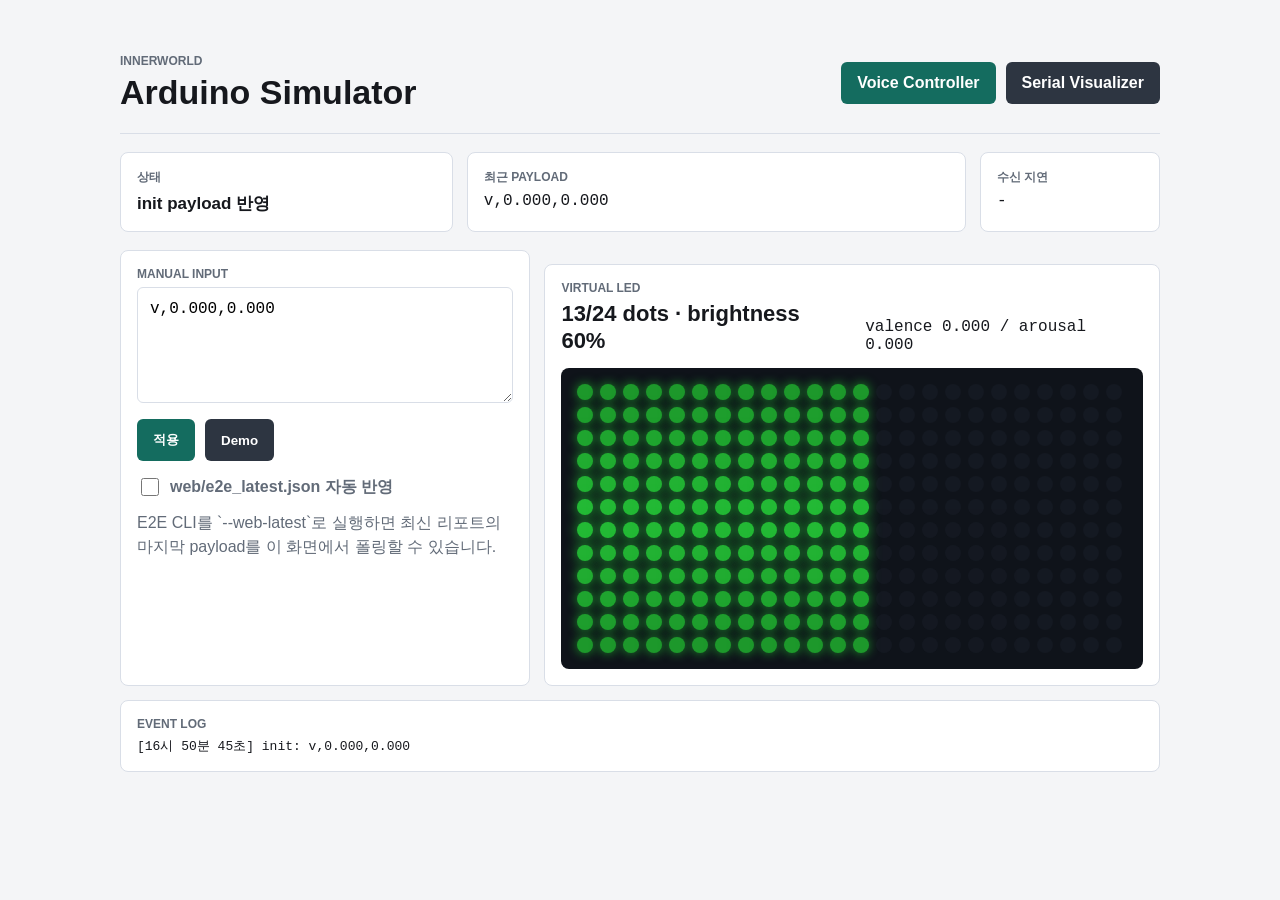
<file: web/arduino_simulator.html>
<!doctype html>
<html lang="ko">
  <head>
    <meta charset="utf-8">
    <meta name="viewport" content="width=device-width, initial-scale=1">
    <title>Innerworld Arduino Simulator</title>
    <link rel="stylesheet" href="./style.css">
  </head>
  <body>
    <main class="shell serial-shell">
      <section class="control">
        <div>
          <p class="eyebrow">Innerworld</p>
          <h1>Arduino Simulator</h1>
        </div>
        <div class="actions">
          <a class="button-link" href="./index.html">Voice Controller</a>
          <a class="button-link secondary" href="./serial_visualizer.html">Serial Visualizer</a>
        </div>
      </section>

      <section class="status-band simulator-status">
        <div>
          <p class="label">상태</p>
          <p id="simStatus" class="status compact">시뮬레이터 대기 중</p>
        </div>
        <div>
          <p class="label">최근 Payload</p>
          <p id="latestPayload" class="mono">v,0.000,0.000</p>
        </div>
        <div>
          <p class="label">수신 지연</p>
          <p id="latencyText" class="mono">-</p>
        </div>
      </section>

      <section class="serial-layout">
        <article class="serial-panel">
          <p class="label">Manual Input</p>
          <textarea id="payloadInput" class="payload-input" rows="5">v,0.250,0.700</textarea>
          <div class="actions local-actions">
            <button id="applyPayloadButton" type="button">적용</button>
            <button id="demoPayloadButton" type="button" class="secondary">Demo</button>
          </div>
          <label class="poll-toggle">
            <input id="pollLatestToggle" type="checkbox">
            <span>web/e2e_latest.json 자동 반영</span>
          </label>
          <p class="serial-help">E2E CLI를 `--web-latest`로 실행하면 최신 리포트의 마지막 payload를 이 화면에서 폴링할 수 있습니다.</p>
        </article>

        <article class="serial-preview-section">
          <div class="serial-preview-head">
            <div>
              <p class="label">Virtual LED</p>
              <h2 id="previewSummary">가상 LED 대기 중</h2>
            </div>
            <p id="valueSummary" class="mono">valence 0.000 / arousal 0.000</p>
          </div>
          <div id="simLedPreview" class="led-preview"></div>
        </article>
      </section>

      <section class="log">
        <p class="label">Event Log</p>
        <pre id="simLog">아직 수신한 payload가 없습니다.</pre>
      </section>
    </main>

    <script src="./arduino_simulator.js"></script>
  </body>
</html>
</file>
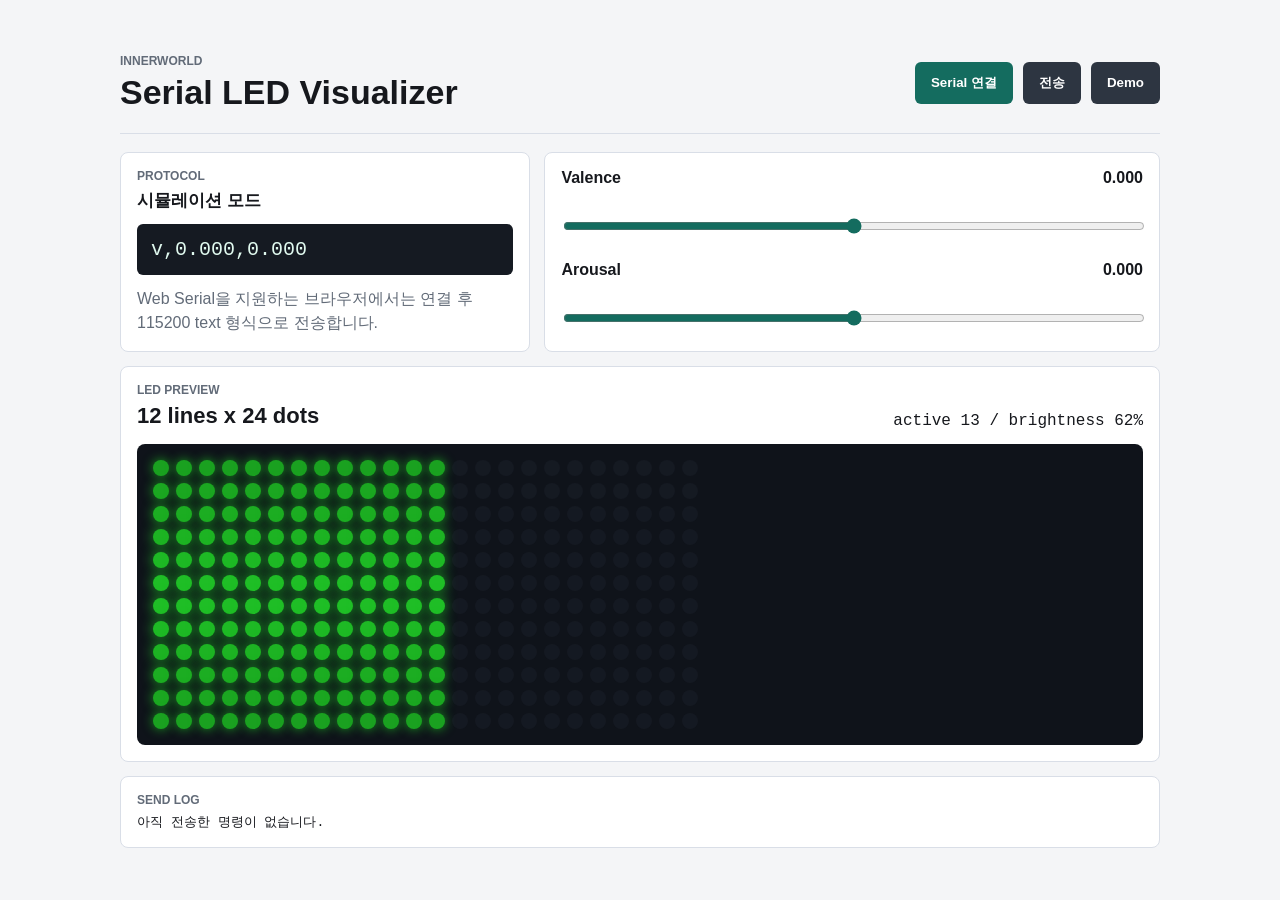
<file: web/serial_visualizer.html>
<!doctype html>
<html lang="ko">
  <head>
    <meta charset="utf-8">
    <meta name="viewport" content="width=device-width, initial-scale=1">
    <title>Innerworld Serial LED Visualizer</title>
    <link rel="stylesheet" href="./style.css">
  </head>
  <body class="serial-page">
    <main class="shell serial-shell">
      <section class="control serial-header">
        <div>
          <p class="eyebrow">Innerworld</p>
          <h1>Serial LED Visualizer</h1>
        </div>
        <div class="actions">
          <button id="connectButton" type="button">Serial 연결</button>
          <button id="sendButton" type="button" class="secondary">전송</button>
          <button id="demoButton" type="button" class="secondary">Demo</button>
        </div>
      </section>

      <section class="serial-layout" aria-label="Serial LED visualizer controls">
        <article class="serial-panel">
          <p class="label">Protocol</p>
          <p id="serialStatus" class="status compact" aria-live="polite">시뮬레이션 모드</p>
          <pre id="commandText" class="serial-command" aria-live="polite">v,0.000,0.000</pre>
          <p class="serial-help">
            Web Serial을 지원하는 브라우저에서는 연결 후 115200 text 형식으로 전송합니다.
          </p>
        </article>

        <article class="serial-panel serial-controls">
          <label class="serial-slider">
            <span>Valence <strong id="valenceValue">0.000</strong></span>
            <input id="valenceSlider" type="range" min="-1" max="1" step="0.01" value="0">
          </label>
          <label class="serial-slider">
            <span>Arousal <strong id="arousalValue">0.000</strong></span>
            <input id="arousalSlider" type="range" min="-1" max="1" step="0.01" value="0">
          </label>
        </article>
      </section>

      <section class="serial-preview-section">
        <div class="serial-preview-head">
          <div>
            <p class="label">LED Preview</p>
            <h2>12 lines x 24 dots</h2>
          </div>
          <p id="previewSummary" class="mono" aria-live="polite">active 12 / brightness 50%</p>
        </div>
        <div
          id="ledPreview"
          class="led-preview"
          aria-label="12줄 24개 LED 미리보기"
          aria-describedby="previewSummary"
        ></div>
      </section>

      <section class="log">
        <p class="label">Send Log</p>
        <pre id="sendLog" aria-live="polite">아직 전송한 명령이 없습니다.</pre>
      </section>
    </main>
    <script src="./serial_visualizer.js"></script>
  </body>
</html>
</file>
<file: web/style.css>
:root {
  color-scheme: light;
  --bg: #f4f5f7;
  --ink: #16181d;
  --muted: #626b78;
  --line: #d9dee7;
  --panel: #ffffff;
  --accent: #146c5f;
  --accent-dark: #0e4f45;
  --warn: #a54800;
}

* {
  box-sizing: border-box;
}

body {
  margin: 0;
  min-height: 100vh;
  background: var(--bg);
  color: var(--ink);
  font-family: Arial, Helvetica, sans-serif;
}

button {
  min-height: 42px;
  border: 0;
  border-radius: 6px;
  padding: 0 16px;
  background: var(--accent);
  color: #fff;
  font-weight: 700;
  cursor: pointer;
}

button:hover,
.button-link:hover {
  background: var(--accent-dark);
}

button:disabled {
  cursor: wait;
  opacity: 0.55;
}

button.secondary {
  background: #2d3541;
}

.button-link {
  min-height: 42px;
  display: inline-flex;
  align-items: center;
  justify-content: center;
  border-radius: 6px;
  padding: 0 16px;
  background: var(--accent);
  color: #fff;
  font-weight: 700;
  text-decoration: none;
}

.button-link.secondary {
  background: #2d3541;
}

.shell {
  width: min(1040px, calc(100vw - 32px));
  margin: 0 auto;
  padding: 32px 0;
}

.control {
  display: flex;
  align-items: center;
  justify-content: space-between;
  gap: 16px;
  padding: 22px 0;
  border-bottom: 1px solid var(--line);
}

.eyebrow,
.label {
  margin: 0 0 6px;
  color: var(--muted);
  font-size: 12px;
  font-weight: 700;
  text-transform: uppercase;
}

h1 {
  margin: 0;
  font-size: 34px;
  line-height: 1.1;
  letter-spacing: 0;
}

.actions {
  display: flex;
  flex-wrap: wrap;
  justify-content: flex-end;
  gap: 10px;
}

.status-band,
.results {
  display: grid;
  gap: 14px;
  margin-top: 18px;
}

.status-band {
  grid-template-columns: minmax(0, 1fr) minmax(0, 1fr) 220px;
  align-items: stretch;
}

.status-band > div,
.results > article,
.log {
  background: var(--panel);
  border: 1px solid var(--line);
  border-radius: 8px;
  padding: 16px;
}

.status {
  margin: 0;
  font-size: 20px;
  font-weight: 700;
}

.status.compact {
  font-size: 17px;
}

.mono,
pre {
  font-family: Consolas, "Courier New", monospace;
}

.mono {
  margin: 0;
}

.results {
  grid-template-columns: minmax(220px, 0.8fr) minmax(0, 1.1fr) minmax(200px, 0.7fr) minmax(250px, 0.8fr);
}

.results p {
  margin-top: 0;
}

dl {
  margin: 0;
  display: grid;
  gap: 8px;
}

dl div {
  display: flex;
  justify-content: space-between;
  gap: 12px;
  border-bottom: 1px solid var(--line);
  padding-bottom: 8px;
}

dt {
  color: var(--muted);
}

dd {
  margin: 0;
  font-weight: 700;
}

.log {
  margin-top: 14px;
}

.live-led-section,
.arduino-preview-section {
  margin-top: 14px;
  background: var(--panel);
  border: 1px solid var(--line);
  border-radius: 8px;
  padding: 16px;
}

.virtual-mic-section {
  margin-top: 14px;
  background: var(--panel);
  border: 1px solid var(--line);
  border-radius: 8px;
  padding: 16px;
}

.virtual-mic-head {
  display: flex;
  align-items: end;
  justify-content: space-between;
  gap: 16px;
  margin-bottom: 14px;
}

.virtual-mic-head h2 {
  margin: 0;
  font-size: 22px;
  line-height: 1.2;
}

.virtual-mic-actions {
  display: flex;
  flex-wrap: wrap;
  justify-content: flex-end;
  gap: 10px;
}

.virtual-mic-actions select {
  min-height: 42px;
  max-width: 100%;
  border: 1px solid var(--line);
  border-radius: 6px;
  padding: 0 12px;
  background: #fff;
  color: var(--ink);
  font-weight: 700;
}

.virtual-readback-toggle {
  min-height: 42px;
  display: inline-flex;
  align-items: center;
  gap: 8px;
  color: var(--muted);
  font-weight: 700;
}

.virtual-readback-toggle input {
  width: 18px;
  height: 18px;
  accent-color: var(--accent);
}

.virtual-mic-grid {
  display: grid;
  grid-template-columns: minmax(180px, 0.7fr) minmax(260px, 1.1fr) minmax(220px, 0.8fr);
  gap: 14px;
}

.virtual-mic-grid > div {
  border-top: 1px solid var(--line);
  padding-top: 12px;
}

.virtual-mic-grid p {
  margin-top: 0;
}

.virtual-raw {
  margin-top: 14px;
}

.live-led-meta {
  display: grid;
  gap: 6px;
  justify-items: end;
}

.live-led-meta p {
  margin: 0;
}

pre {
  margin: 0;
  max-height: 320px;
  overflow: auto;
  white-space: pre-wrap;
  word-break: break-word;
  font-size: 13px;
}

body[data-status="recording"] .status {
  color: var(--warn);
}

body[data-status="done"] .status {
  color: var(--accent);
}

body[data-live-status="recording_segment"] #liveStatusText,
body[data-live-status="analyzing"] #liveStatusText {
  color: var(--warn);
}

body[data-live-status="listening"] #liveStatusText {
  color: var(--accent);
}

@media (max-width: 760px) {
  .control,
  .actions {
    align-items: stretch;
    flex-direction: column;
  }

  .status-band,
  .results {
    grid-template-columns: 1fr;
  }
}

.serial-shell {
  max-width: 1180px;
}

.serial-layout {
  display: grid;
  grid-template-columns: minmax(260px, 0.8fr) minmax(300px, 1.2fr);
  gap: 14px;
  margin-top: 18px;
}

.serial-panel,
.serial-preview-section {
  background: var(--panel);
  border: 1px solid var(--line);
  border-radius: 8px;
  padding: 16px;
}

.serial-command {
  margin-top: 12px;
  padding: 14px;
  border-radius: 6px;
  background: #151a22;
  color: #dff8ee;
  font-size: 20px;
}

.serial-help {
  margin: 12px 0 0;
  color: var(--muted);
  line-height: 1.5;
}

.payload-input {
  width: 100%;
  border: 1px solid var(--line);
  border-radius: 6px;
  padding: 12px;
  resize: vertical;
  font-family: Consolas, "Courier New", monospace;
  font-size: 16px;
}

.local-actions {
  justify-content: start;
  margin-top: 12px;
}

.poll-toggle {
  display: flex;
  align-items: center;
  gap: 8px;
  margin-top: 14px;
  color: var(--muted);
  font-weight: 700;
}

.poll-toggle input {
  width: 18px;
  height: 18px;
  accent-color: var(--accent);
}

.simulator-status {
  grid-template-columns: minmax(0, 0.8fr) minmax(0, 1.2fr) 180px;
}

.serial-controls {
  display: grid;
  gap: 18px;
}

.serial-slider {
  display: grid;
  gap: 8px;
  font-weight: 700;
}

.serial-slider span {
  display: flex;
  justify-content: space-between;
  gap: 12px;
}

.serial-slider input {
  width: 100%;
  accent-color: var(--accent);
}

.serial-preview-section {
  margin-top: 14px;
}

.serial-preview-head {
  display: flex;
  align-items: end;
  justify-content: space-between;
  gap: 16px;
  margin-bottom: 14px;
}

.serial-preview-head h2 {
  margin: 0;
  font-size: 22px;
  line-height: 1.2;
}

.led-preview {
  display: grid;
  gap: 7px;
  padding: 16px;
  overflow-x: auto;
  border-radius: 8px;
  background: #0f131a;
}

.led-line-preview {
  grid-template-columns: repeat(12, minmax(18px, 1fr));
  gap: 10px;
  width: 100%;
  max-width: 720px;
  margin: 0 auto;
}

.led-row {
  display: grid;
  grid-template-columns: repeat(24, 16px);
  gap: 7px;
  min-width: max-content;
}

.led-dot {
  width: 16px;
  height: 16px;
  border-radius: 50%;
  background: #202632;
  transition: background-color 80ms linear, box-shadow 80ms linear, opacity 80ms linear;
}

.led-line-dot {
  width: 100%;
  aspect-ratio: 1;
  height: auto;
  min-width: 18px;
}

.led-line-dot[data-side="left"] {
  outline: 2px solid rgba(45, 160, 255, 0.45);
}

.led-line-dot[data-side="right"] {
  outline: 2px solid rgba(255, 197, 71, 0.45);
}

.led-line-dot[data-side="both"] {
  outline: 2px solid rgba(255, 255, 255, 0.56);
}

.arduino-preview {
  --arduino-dot-size: 16px;
  display: grid;
  gap: 8px;
  padding: 14px;
  overflow-x: auto;
  border-radius: 8px;
  background: #0f131a;
}

.arduino-line {
  display: grid;
  grid-template-columns: 64px max-content;
  align-items: center;
  gap: 10px;
  width: max-content;
  min-width: max-content;
}

.arduino-line-label {
  display: grid;
  gap: 2px;
  color: #eef5f2;
  line-height: 1.1;
}

.arduino-line-label strong {
  font-size: 13px;
}

.arduino-line-label span {
  color: #aeb8c5;
  font-size: 11px;
}

.arduino-line-dots {
  display: grid;
  gap: 6px;
  align-items: center;
}

.arduino-dot {
  width: var(--arduino-dot-size);
  height: var(--arduino-dot-size);
}

.arduino-dot[data-side="left"] {
  outline: 1px solid rgba(45, 160, 255, 0.3);
}

.arduino-dot[data-side="right"] {
  outline: 1px solid rgba(255, 197, 71, 0.3);
}

@media (max-width: 760px) {
  .serial-layout,
  .serial-preview-head,
  .virtual-mic-head {
    grid-template-columns: 1fr;
  }

  .serial-preview-head,
  .virtual-mic-head {
    align-items: start;
    flex-direction: column;
  }

  .virtual-mic-actions {
    width: 100%;
    align-items: stretch;
    flex-direction: column;
  }

  .virtual-mic-grid {
    grid-template-columns: 1fr;
  }

  .live-led-meta {
    justify-items: start;
  }

  .led-line-preview {
    gap: 7px;
  }

  .arduino-line {
    grid-template-columns: 54px max-content;
  }

  .arduino-line-dots {
    gap: 4px;
  }

  .arduino-preview {
    --arduino-dot-size: 9px;
  }
}
</file>
